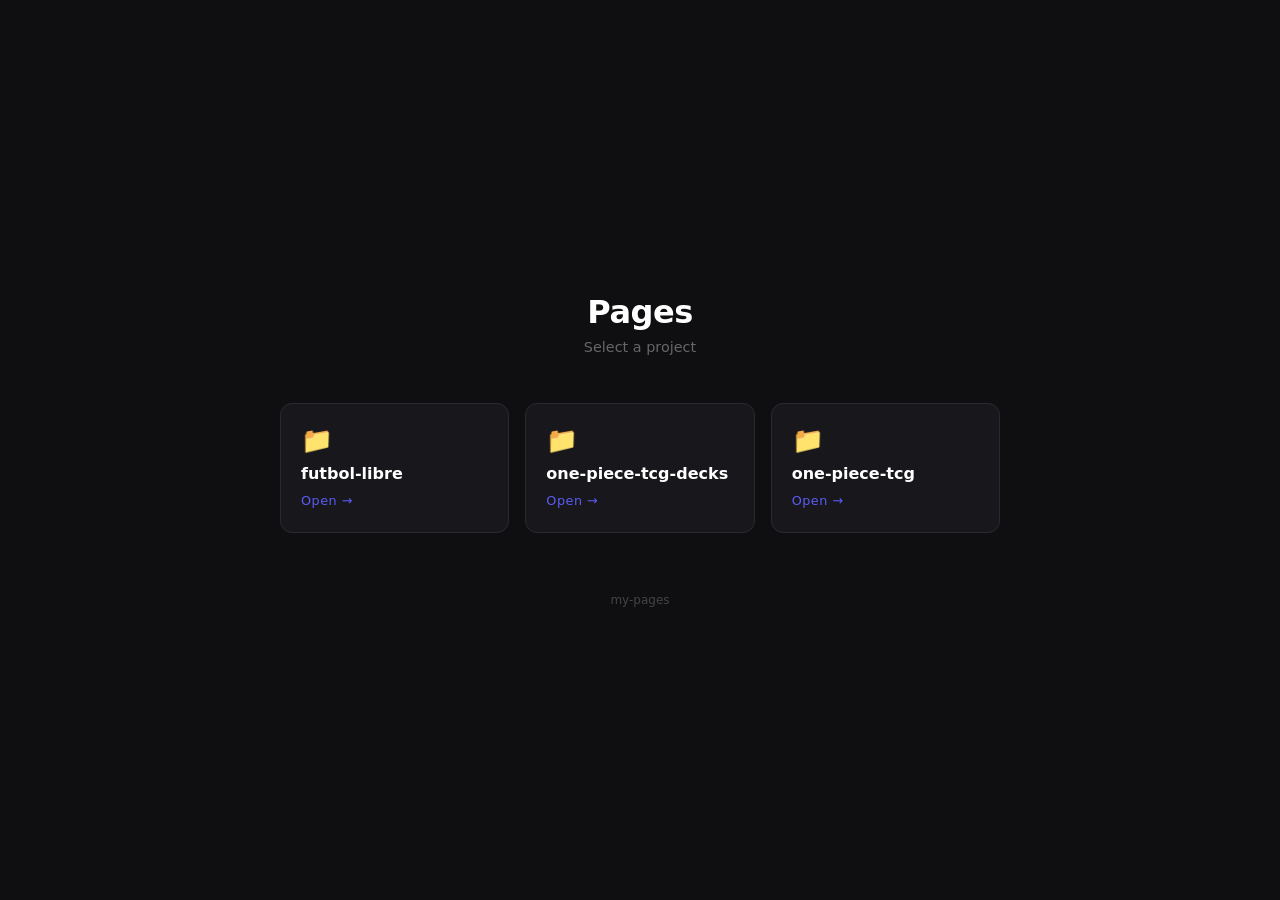
<file: index.html>
<!doctype html>
<html lang="en">
  <head>
    <meta charset="UTF-8" />
    <meta name="viewport" content="width=device-width, initial-scale=1.0" />
    <title>Pages</title>
    <link rel="shortcut icon" type="image/x-icon" href="favicon.ico" />
    <style>
      *,
      *::before,
      *::after {
        box-sizing: border-box;
        margin: 0;
        padding: 0;
      }

      body {
        min-height: 100vh;
        background: #0f0f11;
        color: #e8e8f0;
        font-family:
          system-ui,
          -apple-system,
          sans-serif;
        display: flex;
        flex-direction: column;
        align-items: center;
        justify-content: center;
        padding: 40px 20px;
      }

      h1 {
        font-size: 2rem;
        font-weight: 700;
        letter-spacing: -0.5px;
        margin-bottom: 8px;
        color: #fff;
      }

      .subtitle {
        font-size: 0.9rem;
        color: #666;
        margin-bottom: 48px;
      }

      .grid {
        display: grid;
        grid-template-columns: repeat(auto-fill, minmax(220px, 1fr));
        gap: 16px;
        width: 100%;
        max-width: 720px;
      }

      .card {
        display: flex;
        flex-direction: column;
        gap: 10px;
        background: #18181c;
        border: 1px solid #2a2a30;
        border-radius: 12px;
        padding: 24px 20px;
        text-decoration: none;
        color: inherit;
        transition:
          border-color 0.2s,
          transform 0.2s,
          box-shadow 0.2s;
      }

      .card:hover {
        border-color: #5b5bf6;
        transform: translateY(-2px);
        box-shadow: 0 8px 30px rgba(91, 91, 246, 0.15);
      }

      .card-icon {
        font-size: 1.6rem;
        line-height: 1;
      }

      .card-name {
        font-size: 1rem;
        font-weight: 600;
        color: #fff;
      }

      .card-arrow {
        margin-top: auto;
        font-size: 0.8rem;
        color: #5b5bf6;
        letter-spacing: 0.5px;
      }

      footer {
        margin-top: 60px;
        font-size: 0.75rem;
        color: #444;
      }
    </style>
  </head>
  <body>
    <h1>Pages</h1>
    <p class="subtitle">Select a project</p>

    <div class="grid">
      <a class="card" href="futbol-libre/">
      <span class="card-icon">📁</span>
      <span class="card-name">futbol-libre</span>
      <span class="card-arrow">Open →</span>
    </a>    <a class="card" href="one-piece-tcg-decks/">
      <span class="card-icon">📁</span>
      <span class="card-name">one-piece-tcg-decks</span>
      <span class="card-arrow">Open →</span>
    </a>    <a class="card" href="one-piece-tcg/">
      <span class="card-icon">📁</span>
      <span class="card-name">one-piece-tcg</span>
      <span class="card-arrow">Open →</span>
    </a>
    </div>

    <footer>my-pages</footer>
  </body>
</html>
</file>
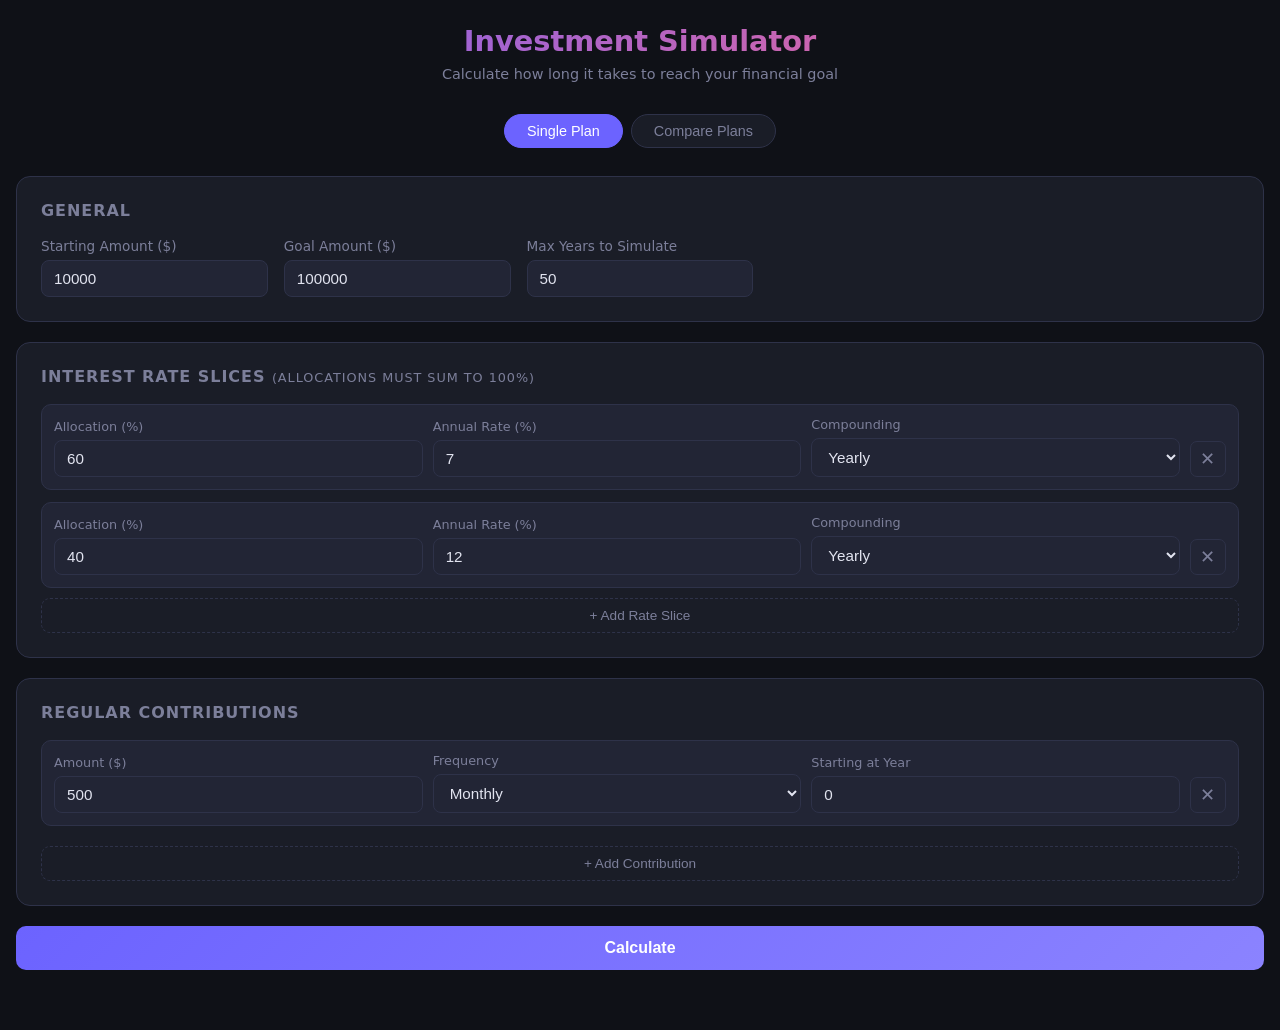
<file: investment-sim/index.html>
<!DOCTYPE html>
<html lang="en">
<head>
  <meta charset="UTF-8" />
  <meta name="viewport" content="width=device-width, initial-scale=1.0" />
  <title>Investment Simulator</title>
  <style>
    *, *::before, *::after { box-sizing: border-box; margin: 0; padding: 0; }

    :root {
      --bg: #0f1117;
      --surface: #1a1d27;
      --surface2: #222535;
      --border: #2e3249;
      --accent: #6c63ff;
      --accent2: #ff6584;
      --text: #e2e4f0;
      --muted: #7c7f9a;
      --green: #4ade80;
      --yellow: #facc15;
      --red: #f87171;
    }

    body {
      background: var(--bg);
      color: var(--text);
      font-family: 'Segoe UI', system-ui, sans-serif;
      min-height: 100vh;
      padding: 24px 16px 60px;
    }

    h1 {
      text-align: center;
      font-size: 1.8rem;
      font-weight: 700;
      margin-bottom: 8px;
      background: linear-gradient(135deg, var(--accent), var(--accent2));
      -webkit-background-clip: text;
      -webkit-text-fill-color: transparent;
    }

    .subtitle {
      text-align: center;
      color: var(--muted);
      font-size: 0.9rem;
      margin-bottom: 32px;
    }

    .tabs {
      display: flex;
      gap: 8px;
      justify-content: center;
      margin-bottom: 28px;
    }

    .tab-btn {
      padding: 8px 22px;
      border-radius: 999px;
      border: 1.5px solid var(--border);
      background: var(--surface);
      color: var(--muted);
      cursor: pointer;
      font-size: 0.9rem;
      transition: all 0.2s;
    }

    .tab-btn.active {
      background: var(--accent);
      border-color: var(--accent);
      color: #fff;
    }

    .tab-content { display: none; }
    .tab-content.active { display: block; }

    .panel {
      background: var(--surface);
      border: 1px solid var(--border);
      border-radius: 14px;
      padding: 24px;
      margin-bottom: 20px;
    }

    .panel h2 {
      font-size: 1rem;
      font-weight: 600;
      color: var(--muted);
      text-transform: uppercase;
      letter-spacing: 0.06em;
      margin-bottom: 18px;
    }

    .form-grid {
      display: grid;
      grid-template-columns: repeat(auto-fill, minmax(200px, 1fr));
      gap: 16px;
    }

    label {
      display: flex;
      flex-direction: column;
      gap: 6px;
      font-size: 0.85rem;
      color: var(--muted);
    }

    input, select {
      background: var(--surface2);
      border: 1px solid var(--border);
      color: var(--text);
      border-radius: 8px;
      padding: 9px 12px;
      font-size: 0.95rem;
      outline: none;
      transition: border-color 0.2s;
      width: 100%;
    }

    input:focus, select:focus { border-color: var(--accent); }

    /* Rate slices */
    .rate-slices { display: flex; flex-direction: column; gap: 12px; }

    .rate-slice {
      display: grid;
      grid-template-columns: 1fr 1fr 1fr 36px;
      gap: 10px;
      align-items: end;
      background: var(--surface2);
      border: 1px solid var(--border);
      border-radius: 10px;
      padding: 12px;
    }

    .rate-slice label { color: var(--muted); font-size: 0.8rem; }

    .btn-icon {
      background: none;
      border: 1px solid var(--border);
      color: var(--muted);
      border-radius: 7px;
      width: 36px;
      height: 36px;
      cursor: pointer;
      display: flex;
      align-items: center;
      justify-content: center;
      font-size: 1.1rem;
      transition: all 0.15s;
    }

    .btn-icon:hover { border-color: var(--red); color: var(--red); }

    .slice-warning {
      font-size: 0.8rem;
      color: var(--yellow);
      margin-top: 6px;
    }

    .btn-add {
      margin-top: 10px;
      background: none;
      border: 1.5px dashed var(--border);
      color: var(--muted);
      border-radius: 9px;
      padding: 9px 16px;
      cursor: pointer;
      font-size: 0.85rem;
      width: 100%;
      transition: all 0.2s;
    }

    .btn-add:hover { border-color: var(--accent); color: var(--accent); }

    /* Contributions */
    .contrib-row {
      display: grid;
      grid-template-columns: 1fr 1fr 1fr 36px;
      gap: 10px;
      align-items: end;
      background: var(--surface2);
      border: 1px solid var(--border);
      border-radius: 10px;
      padding: 12px;
      margin-bottom: 10px;
    }

    .contrib-row label { color: var(--muted); font-size: 0.8rem; }

    .btn-calc {
      background: linear-gradient(135deg, var(--accent), #8b83ff);
      border: none;
      color: #fff;
      border-radius: 10px;
      padding: 13px 32px;
      font-size: 1rem;
      font-weight: 600;
      cursor: pointer;
      width: 100%;
      transition: opacity 0.2s;
    }

    .btn-calc:hover { opacity: 0.88; }

    /* Results */
    .result-cards {
      display: grid;
      grid-template-columns: repeat(auto-fill, minmax(160px, 1fr));
      gap: 14px;
      margin-bottom: 20px;
    }

    .result-card {
      background: var(--surface2);
      border: 1px solid var(--border);
      border-radius: 12px;
      padding: 16px;
    }

    .result-card .label { font-size: 0.78rem; color: var(--muted); margin-bottom: 6px; }

    .result-card .value {
      font-size: 1.3rem;
      font-weight: 700;
      color: var(--green);
    }

    .result-card .value.accent { color: var(--accent); }
    .result-card .value.yellow { color: var(--yellow); }

    /* Chart */
    .chart-wrap {
      position: relative;
      width: 100%;
      height: 320px;
    }

    canvas { border-radius: 10px; }

    .chart-legend {
      display: flex;
      gap: 18px;
      margin-top: 12px;
      flex-wrap: wrap;
    }

    .legend-item {
      display: flex;
      align-items: center;
      gap: 7px;
      font-size: 0.82rem;
      color: var(--muted);
    }

    .legend-dot {
      width: 10px;
      height: 10px;
      border-radius: 50%;
    }

    /* Compare layout */
    .compare-plans {
      display: grid;
      grid-template-columns: 1fr 1fr;
      gap: 20px;
    }

    @media (max-width: 700px) {
      .compare-plans { grid-template-columns: 1fr; }
      .rate-slice, .contrib-row { grid-template-columns: 1fr 1fr 36px; }
    }

    .plan-header {
      display: flex;
      align-items: center;
      gap: 10px;
      margin-bottom: 16px;
    }

    .plan-badge {
      width: 12px;
      height: 12px;
      border-radius: 50%;
      flex-shrink: 0;
    }

    .compare-result-table {
      width: 100%;
      border-collapse: collapse;
      font-size: 0.88rem;
      margin-top: 12px;
    }

    .compare-result-table th, .compare-result-table td {
      padding: 10px 14px;
      border-bottom: 1px solid var(--border);
      text-align: left;
    }

    .compare-result-table th { color: var(--muted); font-weight: 500; }
    .compare-result-table td:not(:first-child) { font-weight: 600; }
    .compare-result-table .winner { color: var(--green); }
    .compare-result-table .loser { color: var(--muted); }

    .hidden { display: none; }

    .no-result {
      text-align: center;
      color: var(--muted);
      padding: 40px 0;
      font-size: 0.9rem;
    }

    /* Tooltip */
    .chart-tooltip {
      position: absolute;
      background: var(--surface);
      border: 1px solid var(--border);
      border-radius: 8px;
      padding: 8px 12px;
      font-size: 0.8rem;
      pointer-events: none;
      display: none;
      z-index: 10;
      white-space: nowrap;
    }

    .tooltip-year { font-weight: 700; color: var(--text); margin-bottom: 6px; }
    .tooltip-val { color: var(--muted); margin-bottom: 1px; }
    .tooltip-val span { font-weight: 600; }
    .tooltip-breakdown {
      margin-top: 5px;
      padding-top: 5px;
      border-top: 1px solid var(--border);
      display: flex;
      flex-direction: column;
      gap: 2px;
    }
    .tooltip-breakdown .row { color: var(--muted); font-size: 0.77rem; }
    .tooltip-breakdown .row span { font-weight: 600; }
    .tooltip-breakdown .row.contrib span { color: #4ade80; }
    .tooltip-breakdown .row.interest span { color: #818cf8; }
    .delta { font-size: 0.72rem; opacity: 0.75; margin-left: 3px; }
  </style>
</head>
<body>

<h1>Investment Simulator</h1>
<p class="subtitle">Calculate how long it takes to reach your financial goal</p>

<div class="tabs">
  <button class="tab-btn active" onclick="switchTab('single')">Single Plan</button>
  <button class="tab-btn" onclick="switchTab('compare')">Compare Plans</button>
</div>

<!-- ======================== SINGLE TAB ======================== -->
<div id="tab-single" class="tab-content active">

  <div class="panel">
    <h2>General</h2>
    <div class="form-grid">
      <label>Starting Amount ($)
        <input type="number" id="s-start" value="10000" min="0" step="100" />
      </label>
      <label>Goal Amount ($)
        <input type="number" id="s-goal" value="100000" min="0" step="1000" />
      </label>
      <label>Max Years to Simulate
        <input type="number" id="s-maxyears" value="50" min="1" max="200" />
      </label>
    </div>
  </div>

  <div class="panel">
    <h2>Interest Rate Slices <span style="color:var(--muted);font-size:0.8rem;font-weight:400">(allocations must sum to 100%)</span></h2>
    <div class="rate-slices" id="s-slices"></div>
    <div class="slice-warning hidden" id="s-slice-warn">Allocations sum to <span id="s-slice-sum"></span>% — must equal 100%</div>
    <button class="btn-add" onclick="addSlice('s')">+ Add Rate Slice</button>
  </div>

  <div class="panel">
    <h2>Regular Contributions</h2>
    <div id="s-contribs"></div>
    <button class="btn-add" onclick="addContrib('s')">+ Add Contribution</button>
  </div>

  <button class="btn-calc" onclick="calculate('s')">Calculate</button>

  <div id="s-results" class="hidden" style="margin-top:24px">
    <div class="result-cards" id="s-cards"></div>
    <div class="panel">
      <h2>Growth Over Time</h2>
      <div class="chart-wrap">
        <canvas id="s-canvas"></canvas>
        <div class="chart-tooltip" id="s-tooltip">
          <div class="tooltip-year"></div>
          <div class="tooltip-val plan1"></div>
          <div class="tooltip-breakdown">
            <div class="row interest">Initial + Interest: <span class="s-interest"></span></div>
            <div class="row contrib">Contributions: <span class="s-contrib"></span></div>
          </div>
        </div>
      </div>
      <div class="chart-legend" id="s-legend"></div>
    </div>
  </div>
</div>

<!-- ======================== COMPARE TAB ======================== -->
<div id="tab-compare" class="tab-content">

  <div class="compare-plans">
    <!-- Plan A -->
    <div>
      <div class="panel">
        <div class="plan-header">
          <div class="plan-badge" style="background:#6c63ff"></div>
          <h2 style="margin:0">Plan A</h2>
        </div>
        <div class="form-grid">
          <label>Starting Amount ($)
            <input type="number" id="a-start" value="10000" min="0" step="100" />
          </label>
          <label>Goal Amount ($)
            <input type="number" id="a-goal" value="100000" min="0" step="1000" />
          </label>
          <label>Max Years
            <input type="number" id="a-maxyears" value="50" min="1" max="200" />
          </label>
        </div>
      </div>
      <div class="panel">
        <h2>Interest Rate Slices</h2>
        <div class="rate-slices" id="a-slices"></div>
        <div class="slice-warning hidden" id="a-slice-warn">Allocations sum to <span id="a-slice-sum"></span>%</div>
        <button class="btn-add" onclick="addSlice('a')">+ Add Rate Slice</button>
      </div>
      <div class="panel">
        <h2>Regular Contributions</h2>
        <div id="a-contribs"></div>
        <button class="btn-add" onclick="addContrib('a')">+ Add Contribution</button>
      </div>
    </div>

    <!-- Plan B -->
    <div>
      <div class="panel">
        <div class="plan-header">
          <div class="plan-badge" style="background:#ff6584"></div>
          <h2 style="margin:0">Plan B</h2>
        </div>
        <div class="form-grid">
          <label>Starting Amount ($)
            <input type="number" id="b-start" value="10000" min="0" step="100" />
          </label>
          <label>Goal Amount ($)
            <input type="number" id="b-goal" value="100000" min="0" step="1000" />
          </label>
          <label>Max Years
            <input type="number" id="b-maxyears" value="50" min="1" max="200" />
          </label>
        </div>
      </div>
      <div class="panel">
        <h2>Interest Rate Slices</h2>
        <div class="rate-slices" id="b-slices"></div>
        <div class="slice-warning hidden" id="b-slice-warn">Allocations sum to <span id="b-slice-sum"></span>%</div>
        <button class="btn-add" onclick="addSlice('b')">+ Add Rate Slice</button>
      </div>
      <div class="panel">
        <h2>Regular Contributions</h2>
        <div id="b-contribs"></div>
        <button class="btn-add" onclick="addContrib('b')">+ Add Contribution</button>
      </div>
    </div>
  </div>

  <button class="btn-calc" onclick="calculateCompare()">Compare Plans</button>

  <div id="c-results" class="hidden" style="margin-top:24px">
    <div class="panel">
      <h2>Comparison</h2>
      <table class="compare-result-table" id="c-table"></table>
    </div>
    <div class="panel">
      <h2>Growth Over Time</h2>
      <div class="chart-wrap">
        <canvas id="c-canvas"></canvas>
        <div class="chart-tooltip" id="c-tooltip">
          <div class="tooltip-year"></div>
          <div class="tooltip-val plan1"></div>
          <div class="tooltip-breakdown" id="c-breakdown-a">
            <div class="row interest">Initial + Interest: <span class="c-a-interest"></span></div>
            <div class="row contrib">Contributions: <span class="c-a-contrib"></span></div>
          </div>
          <div class="tooltip-val plan2" style="margin-top:6px"></div>
          <div class="tooltip-breakdown" id="c-breakdown-b">
            <div class="row interest">Initial + Interest: <span class="c-b-interest"></span></div>
            <div class="row contrib">Contributions: <span class="c-b-contrib"></span></div>
          </div>
        </div>
      </div>
      <div class="chart-legend" id="c-legend"></div>
    </div>
  </div>
</div>

<script>
// ─── State ───────────────────────────────────────────────────────────────────
const state = {
  s: { slices: [], contribs: [] },
  a: { slices: [], contribs: [] },
  b: { slices: [], contribs: [] },
};

// ─── Init ────────────────────────────────────────────────────────────────────
function init() {
  ['s','a','b'].forEach(p => {
    addSlice(p, 60, 7);
    addSlice(p, 40, 12);
    addContrib(p, 500, 'monthly');
  });
}

// ─── Tab switch ───────────────────────────────────────────────────────────────
function switchTab(name) {
  document.querySelectorAll('.tab-content').forEach(el => el.classList.remove('active'));
  document.querySelectorAll('.tab-btn').forEach(el => el.classList.remove('active'));
  document.getElementById('tab-' + name).classList.add('active');
  event.currentTarget.classList.add('active');
}

// ─── Rate Slices ──────────────────────────────────────────────────────────────
let sliceId = 0;
function addSlice(prefix, alloc = 100, rate = 7) {
  const id = sliceId++;
  state[prefix].slices.push(id);
  const container = document.getElementById(prefix + '-slices');
  const div = document.createElement('div');
  div.className = 'rate-slice';
  div.id = 'slice-' + prefix + '-' + id;
  div.innerHTML = `
    <label>Allocation (%)
      <input type="number" class="slice-alloc" value="${alloc}" min="0" max="100" step="1"
        oninput="validateSlices('${prefix}')" />
    </label>
    <label>Annual Rate (%)
      <input type="number" class="slice-rate" value="${rate}" step="0.1" min="0" max="200" />
    </label>
    <label>Compounding
      <select class="slice-compound">
        <option value="yearly">Yearly</option>
        <option value="monthly">Monthly</option>
        <option value="daily">Daily</option>
      </select>
    </label>
    <button class="btn-icon" onclick="removeSlice('${prefix}', ${id})" title="Remove">✕</button>
  `;
  container.appendChild(div);
  validateSlices(prefix);
}

function removeSlice(prefix, id) {
  state[prefix].slices = state[prefix].slices.filter(x => x !== id);
  document.getElementById('slice-' + prefix + '-' + id).remove();
  validateSlices(prefix);
}

function validateSlices(prefix) {
  const container = document.getElementById(prefix + '-slices');
  const inputs = container.querySelectorAll('.slice-alloc');
  const sum = Array.from(inputs).reduce((a, b) => a + parseFloat(b.value || 0), 0);
  const warn = document.getElementById(prefix + '-slice-warn');
  const sumEl = document.getElementById(prefix + '-slice-sum');
  if (Math.abs(sum - 100) > 0.01) {
    sumEl.textContent = sum.toFixed(1);
    warn.classList.remove('hidden');
  } else {
    warn.classList.add('hidden');
  }
}

function getSlices(prefix) {
  const container = document.getElementById(prefix + '-slices');
  return Array.from(container.querySelectorAll('.rate-slice')).map(el => ({
    alloc: parseFloat(el.querySelector('.slice-alloc').value) / 100,
    rate: parseFloat(el.querySelector('.slice-rate').value) / 100,
    compound: el.querySelector('.slice-compound').value,
  }));
}

// ─── Contributions ────────────────────────────────────────────────────────────
let contribId = 0;
function addContrib(prefix, amount = 200, freq = 'monthly') {
  const id = contribId++;
  state[prefix].contribs.push(id);
  const container = document.getElementById(prefix + '-contribs');
  const div = document.createElement('div');
  div.className = 'contrib-row';
  div.id = 'contrib-' + prefix + '-' + id;
  div.innerHTML = `
    <label>Amount ($)
      <input type="number" class="contrib-amount" value="${amount}" min="0" step="10" />
    </label>
    <label>Frequency
      <select class="contrib-freq">
        <option value="weekly" ${freq==='weekly'?'selected':''}>Weekly</option>
        <option value="biweekly" ${freq==='biweekly'?'selected':''}>Every 2 Weeks</option>
        <option value="monthly" ${freq==='monthly'?'selected':''}>Monthly</option>
        <option value="quarterly">Quarterly</option>
        <option value="yearly">Yearly</option>
      </select>
    </label>
    <label>Starting at Year
      <input type="number" class="contrib-start" value="0" min="0" step="1" />
    </label>
    <button class="btn-icon" onclick="removeContrib('${prefix}', ${id})" title="Remove">✕</button>
  `;
  container.appendChild(div);
}

function removeContrib(prefix, id) {
  state[prefix].contribs = state[prefix].contribs.filter(x => x !== id);
  document.getElementById('contrib-' + prefix + '-' + id).remove();
}

function getContribs(prefix) {
  const container = document.getElementById(prefix + '-contribs');
  return Array.from(container.querySelectorAll('.contrib-row')).map(el => ({
    amount: parseFloat(el.querySelector('.contrib-amount').value) || 0,
    freq: el.querySelector('.contrib-freq').value,
    startYear: parseFloat(el.querySelector('.contrib-start').value) || 0,
  }));
}

const FREQ_PER_YEAR = { weekly: 52, biweekly: 26, monthly: 12, quarterly: 4, yearly: 1 };

// ─── Simulation ───────────────────────────────────────────────────────────────
function simulate(start, goal, slices, contribs, maxYears) {
  // Validate slices sum
  const sum = slices.reduce((a, s) => a + s.alloc, 0);
  if (Math.abs(sum - 1) > 0.01) return null;

  // Effective annual rate from mixed slices
  function effectiveAnnualRate(balance) {
    // Each slice gets its allocation of balance
    // We compute how much the balance grows in one year
    let totalGrowth = 0;
    for (const s of slices) {
      const portion = balance * s.alloc;
      let grown;
      if (s.compound === 'monthly') {
        grown = portion * Math.pow(1 + s.rate / 12, 12);
      } else if (s.compound === 'daily') {
        grown = portion * Math.pow(1 + s.rate / 365, 365);
      } else {
        grown = portion * (1 + s.rate);
      }
      totalGrowth += grown;
    }
    return totalGrowth / balance - 1; // effective rate
  }

  const STEPS_PER_YEAR = 52; // weekly simulation
  const dt = 1 / STEPS_PER_YEAR;

  // Contribution lookup: amount per week
  const weeklyContribs = contribs.map(c => ({
    amountPerStep: c.amount / (FREQ_PER_YEAR[c.freq] / STEPS_PER_YEAR) / STEPS_PER_YEAR,
    // easier: just how much added per step
    amountEach: c.amount,
    stepsPerContrib: STEPS_PER_YEAR / FREQ_PER_YEAR[c.freq],
    startStep: Math.round(c.startYear * STEPS_PER_YEAR),
  }));

  let balance = start;
  const yearlyData = [{ year: 0, balance, contributions: 0, interest: 0 }];
  let totalContrib = 0;
  let totalInterest = 0;
  let goalYear = null;

  const totalSteps = maxYears * STEPS_PER_YEAR;

  for (let step = 1; step <= totalSteps; step++) {
    // Apply interest for this step (daily compounding approximation)
    const ear = effectiveAnnualRate(balance);
    const stepRate = Math.pow(1 + ear, dt) - 1;
    const interest = balance * stepRate;
    balance += interest;
    totalInterest += interest;

    // Apply contributions
    for (const c of weeklyContribs) {
      if (step >= c.startStep && ((step - c.startStep) % c.stepsPerContrib < 1)) {
        balance += c.amountEach;
        totalContrib += c.amountEach;
      }
    }

    if (step % STEPS_PER_YEAR === 0) {
      const year = step / STEPS_PER_YEAR;
      yearlyData.push({ year, balance, contributions: totalContrib, interest: totalInterest });
    }

    if (goalYear === null && balance >= goal) {
      goalYear = step / STEPS_PER_YEAR;
    }
  }

  return { yearlyData, goalYear, totalContrib, totalInterest, finalBalance: balance };
}

// ─── Format helpers ───────────────────────────────────────────────────────────
function fmtMoney(v) {
  if (v >= 1e9) return '$' + (v / 1e9).toFixed(2) + 'B';
  if (v >= 1e6) return '$' + (v / 1e6).toFixed(2) + 'M';
  return '$' + v.toLocaleString('en-US', { minimumFractionDigits: 0, maximumFractionDigits: 0 });
}

function fmtDelta(current, previous) {
  if (previous === undefined || previous === null) return '';
  const diff = current - previous;
  const sign = diff >= 0 ? '+' : '−';
  return `(${sign}${fmtMoney(Math.abs(diff)).replace('$', '')})`; 
}

function fmtYears(y) {
  if (y === null) return 'Not reached';
  const yrs = Math.floor(y);
  const months = Math.round((y - yrs) * 12);
  if (months === 0) return yrs + ' yrs';
  return yrs + ' yrs ' + months + ' mo';
}

// ─── Single Calculate ─────────────────────────────────────────────────────────
function calculate(prefix) {
  const start = parseFloat(document.getElementById(prefix + '-start').value) || 0;
  const goal = parseFloat(document.getElementById(prefix + '-goal').value) || 0;
  const maxYears = parseInt(document.getElementById(prefix + '-maxyears').value) || 50;
  const slices = getSlices(prefix);
  const contribs = getContribs(prefix);

  const result = simulate(start, goal, slices, contribs, maxYears);
  if (!result) {
    alert('Interest rate slices must sum to 100%');
    return;
  }

  document.getElementById('s-results').classList.remove('hidden');
  renderCards('s-cards', result, goal, start);
  renderChart('s-canvas', [{ label: 'Balance', color: '#6c63ff', data: result.yearlyData }],
    [{ label: 'Balance', color: '#6c63ff' }, { label: 'Goal', color: '#facc15' }],
    goal, 's-tooltip', 's-legend');
}

function renderCards(containerId, result, goal, start) {
  const c = document.getElementById(containerId);
  const ear = result.yearlyData.length > 1
    ? ((result.yearlyData[1].balance - start) / start * 100).toFixed(2)
    : '—';

  c.innerHTML = `
    <div class="result-card">
      <div class="label">Time to Goal</div>
      <div class="value ${result.goalYear ? '' : 'yellow'}">${fmtYears(result.goalYear)}</div>
    </div>
    <div class="result-card">
      <div class="label">Final Balance</div>
      <div class="value">${fmtMoney(result.finalBalance)}</div>
    </div>
    <div class="result-card">
      <div class="label">Total Contributed</div>
      <div class="value accent">${fmtMoney(result.totalContrib)}</div>
    </div>
    <div class="result-card">
      <div class="label">Total Interest</div>
      <div class="value">${fmtMoney(result.totalInterest)}</div>
    </div>
  `;
}

// ─── Compare Calculate ────────────────────────────────────────────────────────
function calculateCompare() {
  const plans = ['a', 'b'];
  const results = {};
  for (const p of plans) {
    const start = parseFloat(document.getElementById(p + '-start').value) || 0;
    const goal = parseFloat(document.getElementById(p + '-goal').value) || 0;
    const maxYears = parseInt(document.getElementById(p + '-maxyears').value) || 50;
    const slices = getSlices(p);
    const contribs = getContribs(p);
    const r = simulate(start, goal, slices, contribs, maxYears);
    if (!r) { alert('Plan ' + p.toUpperCase() + ': slices must sum to 100%'); return; }
    results[p] = { ...r, goal, start };
  }

  document.getElementById('c-results').classList.remove('hidden');

  // Table
  const ra = results.a, rb = results.b;
  const rows = [
    ['Time to Goal', fmtYears(ra.goalYear), fmtYears(rb.goalYear),
      ra.goalYear !== null && (rb.goalYear === null || ra.goalYear <= rb.goalYear) ? 'a' : 'b'],
    ['Final Balance', fmtMoney(ra.finalBalance), fmtMoney(rb.finalBalance),
      ra.finalBalance >= rb.finalBalance ? 'a' : 'b'],
    ['Total Contributed', fmtMoney(ra.totalContrib), fmtMoney(rb.totalContrib), null],
    ['Total Interest', fmtMoney(ra.totalInterest), fmtMoney(rb.totalInterest),
      ra.totalInterest >= rb.totalInterest ? 'a' : 'b'],
  ];

  const table = document.getElementById('c-table');
  table.innerHTML = `<thead><tr><th>Metric</th><th style="color:#6c63ff">Plan A</th><th style="color:#ff6584">Plan B</th></tr></thead>
  <tbody>${rows.map(([label, va, vb, winner]) => `
    <tr>
      <td>${label}</td>
      <td class="${winner === 'a' ? 'winner' : winner === 'b' ? 'loser' : ''}">${va}</td>
      <td class="${winner === 'b' ? 'winner' : winner === 'a' ? 'loser' : ''}">${vb}</td>
    </tr>
  `).join('')}</tbody>`;

  const maxGoal = Math.max(ra.goal, rb.goal);
  renderChart('c-canvas', [
    { label: 'Plan A', color: '#6c63ff', data: ra.yearlyData },
    { label: 'Plan B', color: '#ff6584', data: rb.yearlyData },
  ], [
    { label: 'Plan A', color: '#6c63ff' },
    { label: 'Plan B', color: '#ff6584' },
    { label: 'Goal', color: '#facc15' },
  ], maxGoal, 'c-tooltip', 'c-legend');
}

// ─── Chart ────────────────────────────────────────────────────────────────────
function renderChart(canvasId, series, legendDefs, goal, tooltipId, legendId) {
  const canvas = document.getElementById(canvasId);
  const wrap = canvas.parentElement;
  canvas.width = wrap.clientWidth || 800;
  canvas.height = 320;
  const ctx = canvas.getContext('2d');

  const PAD = { top: 20, right: 20, bottom: 40, left: 70 };
  const W = canvas.width - PAD.left - PAD.right;
  const H = canvas.height - PAD.top - PAD.bottom;

  // Find ranges
  const allBalances = series.flatMap(s => s.data.map(d => d.balance));
  const maxY = Math.max(...allBalances, goal) * 1.05;
  const maxX = Math.max(...series.flatMap(s => s.data.map(d => d.year)));

  function xp(year) { return PAD.left + (year / maxX) * W; }
  function yp(val) { return PAD.top + H - (val / maxY) * H; }

  ctx.clearRect(0, 0, canvas.width, canvas.height);

  // Grid
  ctx.strokeStyle = '#2e3249';
  ctx.lineWidth = 1;
  const yTicks = 6;
  for (let i = 0; i <= yTicks; i++) {
    const v = (maxY / yTicks) * i;
    const y = yp(v);
    ctx.beginPath(); ctx.moveTo(PAD.left, y); ctx.lineTo(PAD.left + W, y); ctx.stroke();
    ctx.fillStyle = '#7c7f9a';
    ctx.font = '11px system-ui';
    ctx.textAlign = 'right';
    ctx.fillText(fmtMoney(v), PAD.left - 8, y + 4);
  }

  const xTicks = Math.min(maxX, 10);
  for (let i = 0; i <= xTicks; i++) {
    const yr = Math.round((maxX / xTicks) * i);
    const x = xp(yr);
    ctx.beginPath(); ctx.moveTo(x, PAD.top); ctx.lineTo(x, PAD.top + H); ctx.stroke();
    ctx.fillStyle = '#7c7f9a';
    ctx.font = '11px system-ui';
    ctx.textAlign = 'center';
    ctx.fillText('Yr ' + yr, x, PAD.top + H + 18);
  }

  // Goal line
  if (goal > 0) {
    const gy = yp(goal);
    ctx.save();
    ctx.setLineDash([6, 4]);
    ctx.strokeStyle = '#facc15';
    ctx.lineWidth = 1.5;
    ctx.beginPath(); ctx.moveTo(PAD.left, gy); ctx.lineTo(PAD.left + W, gy); ctx.stroke();
    ctx.restore();
    ctx.fillStyle = '#facc15';
    ctx.font = '11px system-ui';
    ctx.textAlign = 'left';
    ctx.fillText('Goal ' + fmtMoney(goal), PAD.left + 4, gy - 5);
  }

  // Contribution fill areas
  for (const s of series) {
    ctx.save();
    ctx.globalAlpha = 0.08;
    ctx.fillStyle = s.color;
    ctx.beginPath();
    ctx.moveTo(xp(s.data[0].year), yp(s.data[0].contributions));
    for (const d of s.data) ctx.lineTo(xp(d.year), yp(d.contributions));
    for (let i = s.data.length - 1; i >= 0; i--) ctx.lineTo(xp(s.data[i].year), yp(0));
    ctx.closePath();
    ctx.fill();
    ctx.restore();
  }

  // Lines
  for (const s of series) {
    // Gradient fill under line
    const grad = ctx.createLinearGradient(0, PAD.top, 0, PAD.top + H);
    grad.addColorStop(0, s.color + '33');
    grad.addColorStop(1, s.color + '00');
    ctx.save();
    ctx.beginPath();
    ctx.moveTo(xp(s.data[0].year), yp(s.data[0].balance));
    for (const d of s.data) ctx.lineTo(xp(d.year), yp(d.balance));
    ctx.lineTo(xp(s.data[s.data.length - 1].year), PAD.top + H);
    ctx.lineTo(xp(s.data[0].year), PAD.top + H);
    ctx.closePath();
    ctx.fillStyle = grad;
    ctx.fill();
    ctx.restore();

    ctx.beginPath();
    ctx.strokeStyle = s.color;
    ctx.lineWidth = 2.5;
    ctx.lineJoin = 'round';
    s.data.forEach((d, i) => {
      if (i === 0) ctx.moveTo(xp(d.year), yp(d.balance));
      else ctx.lineTo(xp(d.year), yp(d.balance));
    });
    ctx.stroke();
  }

  // Legend
  const legendEl = document.getElementById(legendId);
  legendEl.innerHTML = legendDefs.map(l =>
    `<div class="legend-item"><div class="legend-dot" style="background:${l.color}"></div>${l.label}</div>`
  ).join('');

  // Tooltip
  const tooltip = document.getElementById(tooltipId);
  canvas._chartMeta = { series, xp, yp, maxX, PAD, W, H, goal };

  canvas.onmousemove = (e) => {
    const rect = canvas.getBoundingClientRect();
    const mx = e.clientX - rect.left;
    const year = Math.round(((mx - PAD.left) / W) * maxX);
    if (year < 0 || year > maxX) { tooltip.style.display = 'none'; return; }

    tooltip.style.display = 'block';
    tooltip.style.left = Math.min(mx + 12, canvas.width - 160) + 'px';
    tooltip.style.top = '8px';
    tooltip.querySelector('.tooltip-year').textContent = 'Year ' + year;

    const valEls = tooltip.querySelectorAll('.tooltip-val');

    if (series.length === 1) {
      // Single plan mode
      const pt   = series[0].data.find(d => d.year === year);
      const prev = series[0].data.find(d => d.year === year - 1);
      if (pt) {
        const balDelta     = prev ? fmtDelta(pt.balance, prev.balance) : '';
        const intDelta     = prev ? fmtDelta(pt.balance - pt.contributions, prev.balance - prev.contributions) : '';
        const contribDelta = prev ? fmtDelta(pt.contributions, prev.contributions) : '';

        valEls[0].innerHTML = `Balance: <span>${fmtMoney(pt.balance)}</span><span class="delta">${balDelta}</span>`;
        const interestEl = tooltip.querySelector('.s-interest');
        const contribEl  = tooltip.querySelector('.s-contrib');
        if (interestEl) interestEl.innerHTML = `${fmtMoney(pt.balance - pt.contributions)}<span class="delta">${intDelta}</span>`;
        if (contribEl)  contribEl.innerHTML  = `${fmtMoney(pt.contributions)}<span class="delta">${contribDelta}</span>`;
      }
    } else {
      // Compare mode — two series
      const labels = ['Plan A', 'Plan B'];
      const interestClasses = ['c-a-interest', 'c-b-interest'];
      const contribClasses  = ['c-a-contrib',  'c-b-contrib'];

      series.forEach((s, i) => {
        const pt   = s.data.find(d => d.year === year);
        const prev = s.data.find(d => d.year === year - 1);
        if (pt && valEls[i]) {
          valEls[i].style.display = '';
          const balDelta     = prev ? fmtDelta(pt.balance, prev.balance) : '';
          const intDelta     = prev ? fmtDelta(pt.balance - pt.contributions, prev.balance - prev.contributions) : '';
          const contribDelta = prev ? fmtDelta(pt.contributions, prev.contributions) : '';

          valEls[i].innerHTML = `${labels[i]}: <span>${fmtMoney(pt.balance)}</span><span class="delta">${balDelta}</span>`;
          const intEl = tooltip.querySelector('.' + interestClasses[i]);
          const ctEl  = tooltip.querySelector('.' + contribClasses[i]);
          if (intEl) intEl.innerHTML = `${fmtMoney(pt.balance - pt.contributions)}<span class="delta">${intDelta}</span>`;
          if (ctEl)  ctEl.innerHTML  = `${fmtMoney(pt.contributions)}<span class="delta">${contribDelta}</span>`;
        }
      });
    }
  };

  canvas.onmouseleave = () => { tooltip.style.display = 'none'; };
}

// ─── Resize ───────────────────────────────────────────────────────────────────
window.addEventListener('resize', () => {
  // Re-render if results are visible
  if (!document.getElementById('s-results').classList.contains('hidden')) calculate('s');
});

init();
</script>
</body>
</html>
</file>
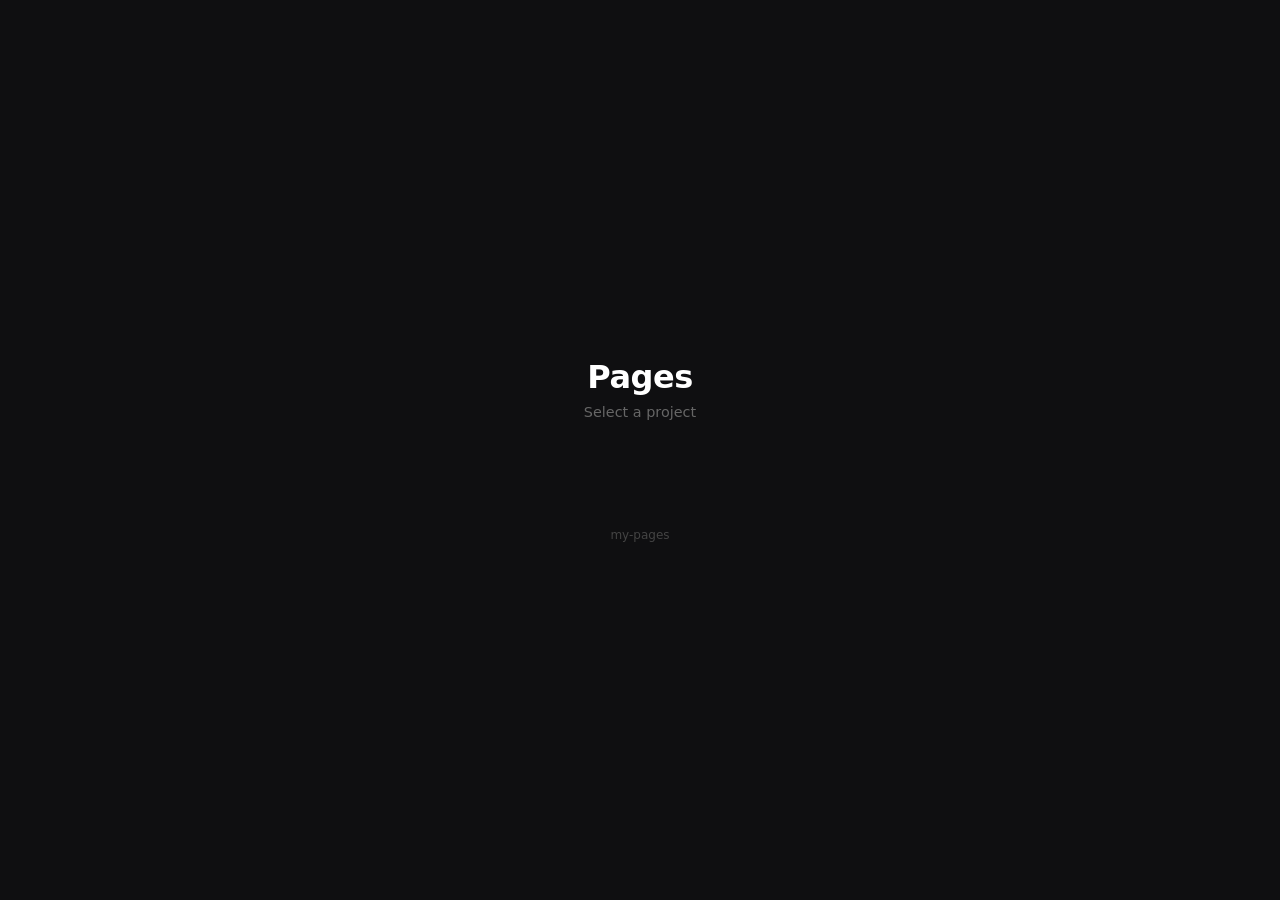
<file: index.template.html>
<!doctype html>
<html lang="en">
  <head>
    <meta charset="UTF-8" />
    <meta name="viewport" content="width=device-width, initial-scale=1.0" />
    <title>Pages</title>
    <link rel="shortcut icon" type="image/x-icon" href="favicon.ico" />
    <style>
      *,
      *::before,
      *::after {
        box-sizing: border-box;
        margin: 0;
        padding: 0;
      }

      body {
        min-height: 100vh;
        background: #0f0f11;
        color: #e8e8f0;
        font-family:
          system-ui,
          -apple-system,
          sans-serif;
        display: flex;
        flex-direction: column;
        align-items: center;
        justify-content: center;
        padding: 40px 20px;
      }

      h1 {
        font-size: 2rem;
        font-weight: 700;
        letter-spacing: -0.5px;
        margin-bottom: 8px;
        color: #fff;
      }

      .subtitle {
        font-size: 0.9rem;
        color: #666;
        margin-bottom: 48px;
      }

      .grid {
        display: grid;
        grid-template-columns: repeat(auto-fill, minmax(220px, 1fr));
        gap: 16px;
        width: 100%;
        max-width: 720px;
      }

      .card {
        display: flex;
        flex-direction: column;
        gap: 10px;
        background: #18181c;
        border: 1px solid #2a2a30;
        border-radius: 12px;
        padding: 24px 20px;
        text-decoration: none;
        color: inherit;
        transition:
          border-color 0.2s,
          transform 0.2s,
          box-shadow 0.2s;
      }

      .card:hover {
        border-color: #5b5bf6;
        transform: translateY(-2px);
        box-shadow: 0 8px 30px rgba(91, 91, 246, 0.15);
      }

      .card-icon {
        font-size: 1.6rem;
        line-height: 1;
      }

      .card-name {
        font-size: 1rem;
        font-weight: 600;
        color: #fff;
      }

      .card-arrow {
        margin-top: auto;
        font-size: 0.8rem;
        color: #5b5bf6;
        letter-spacing: 0.5px;
      }

      footer {
        margin-top: 60px;
        font-size: 0.75rem;
        color: #444;
      }
    </style>
  </head>
  <body>
    <h1>Pages</h1>
    <p class="subtitle">Select a project</p>

    <div class="grid">
      <!-- CARDS -->
    </div>

    <footer>my-pages</footer>
  </body>
</html>
</file>
